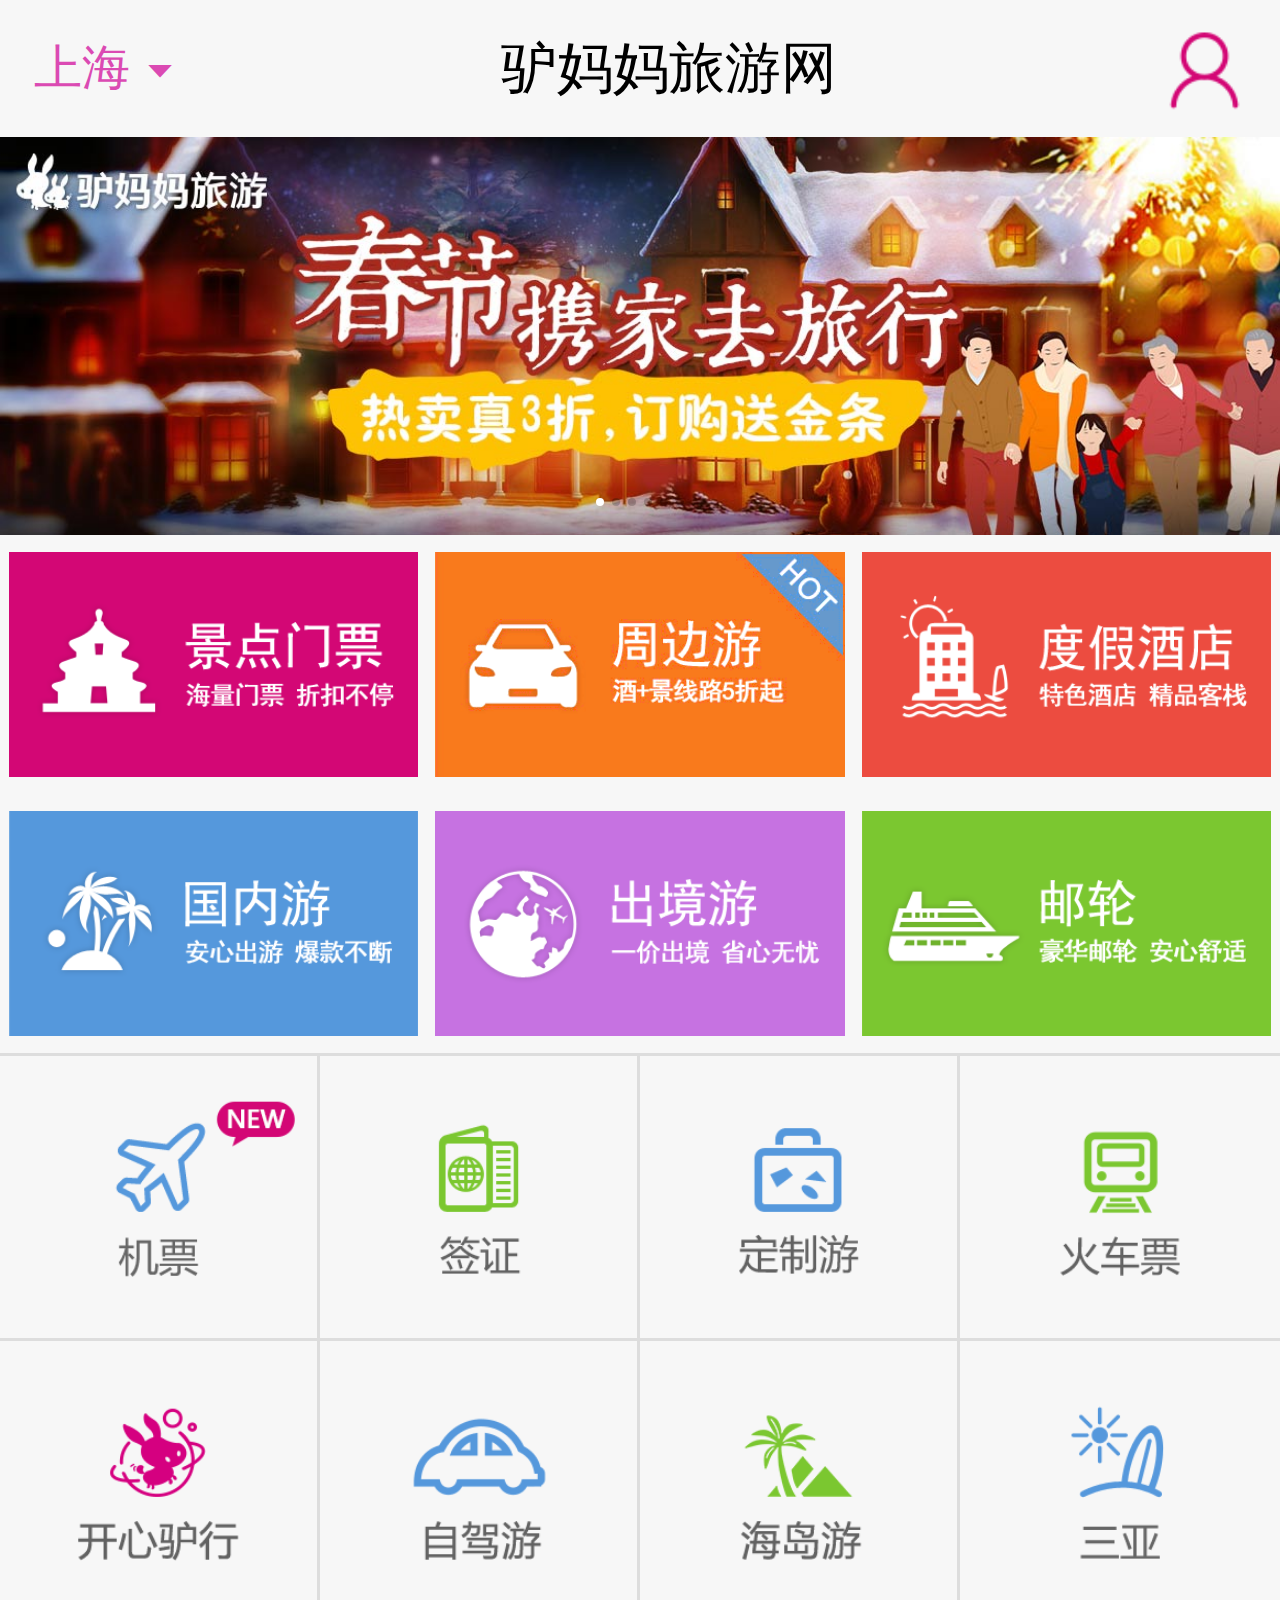
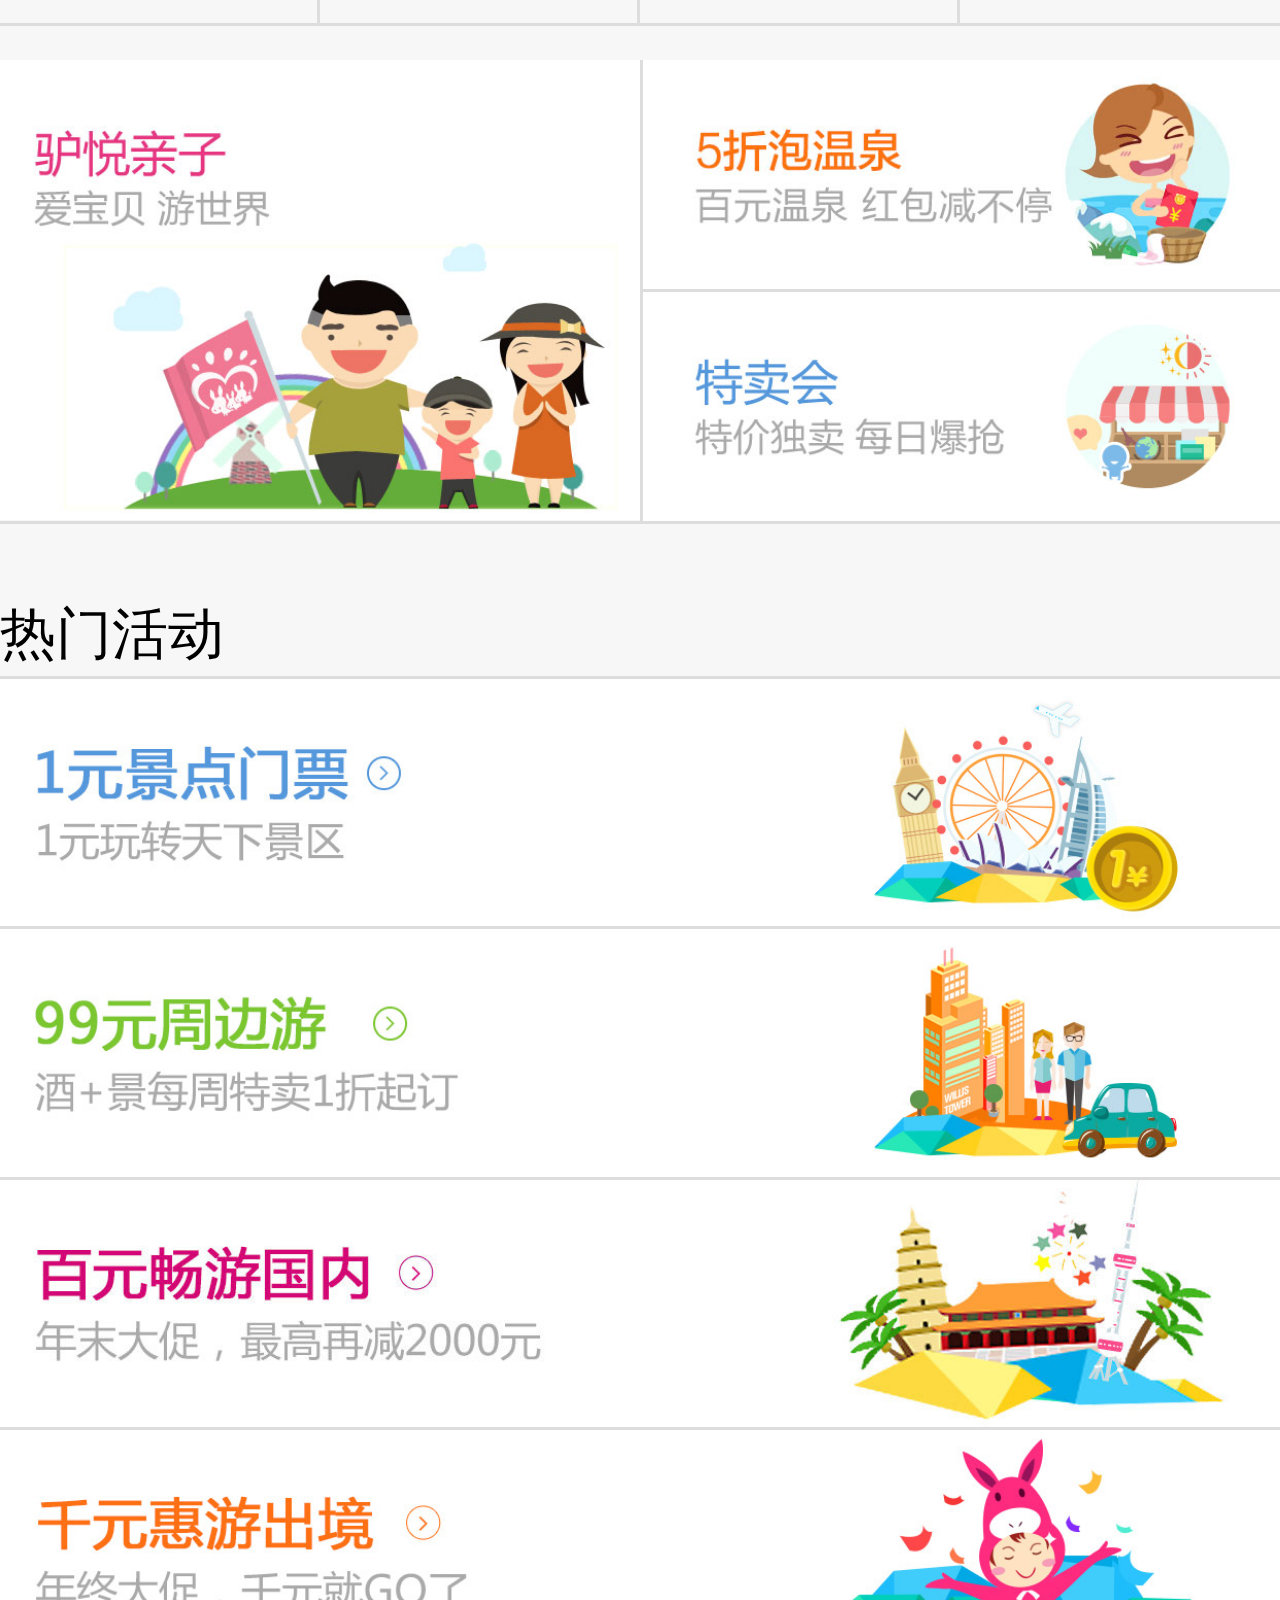
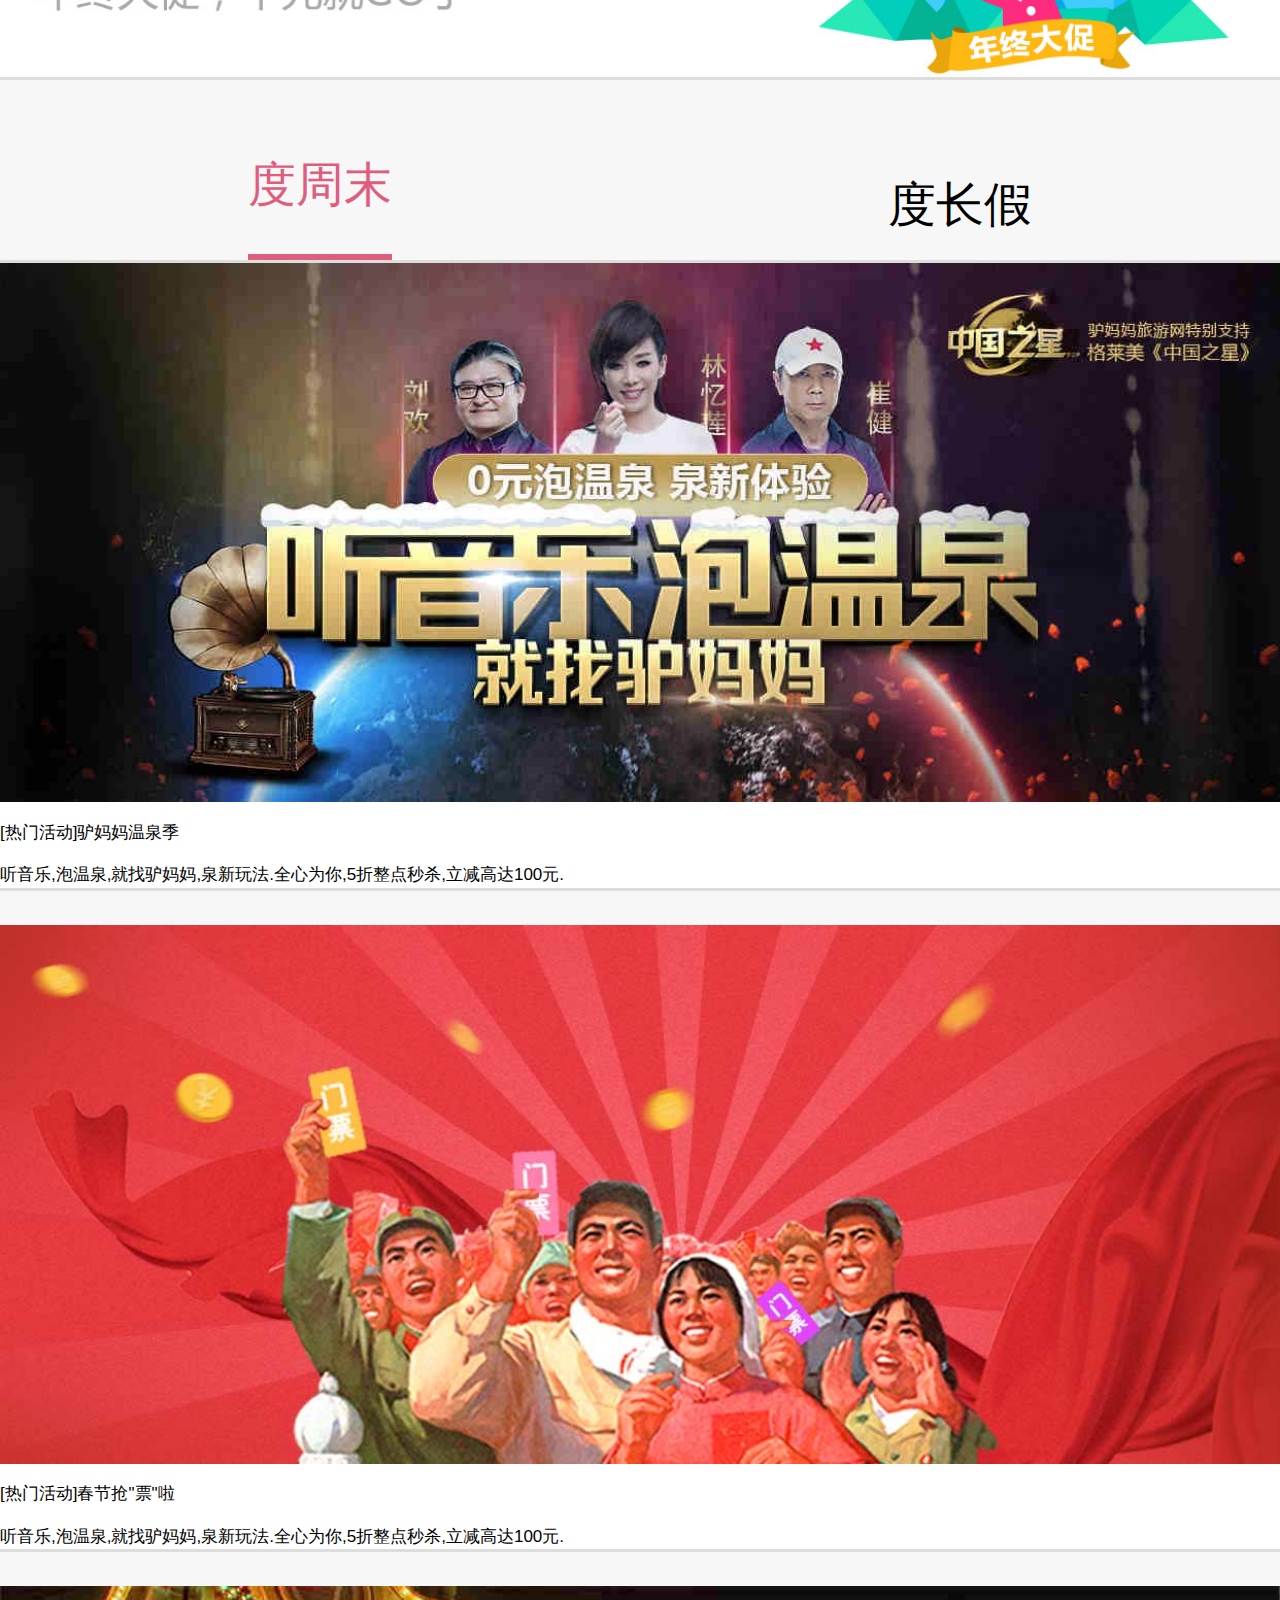
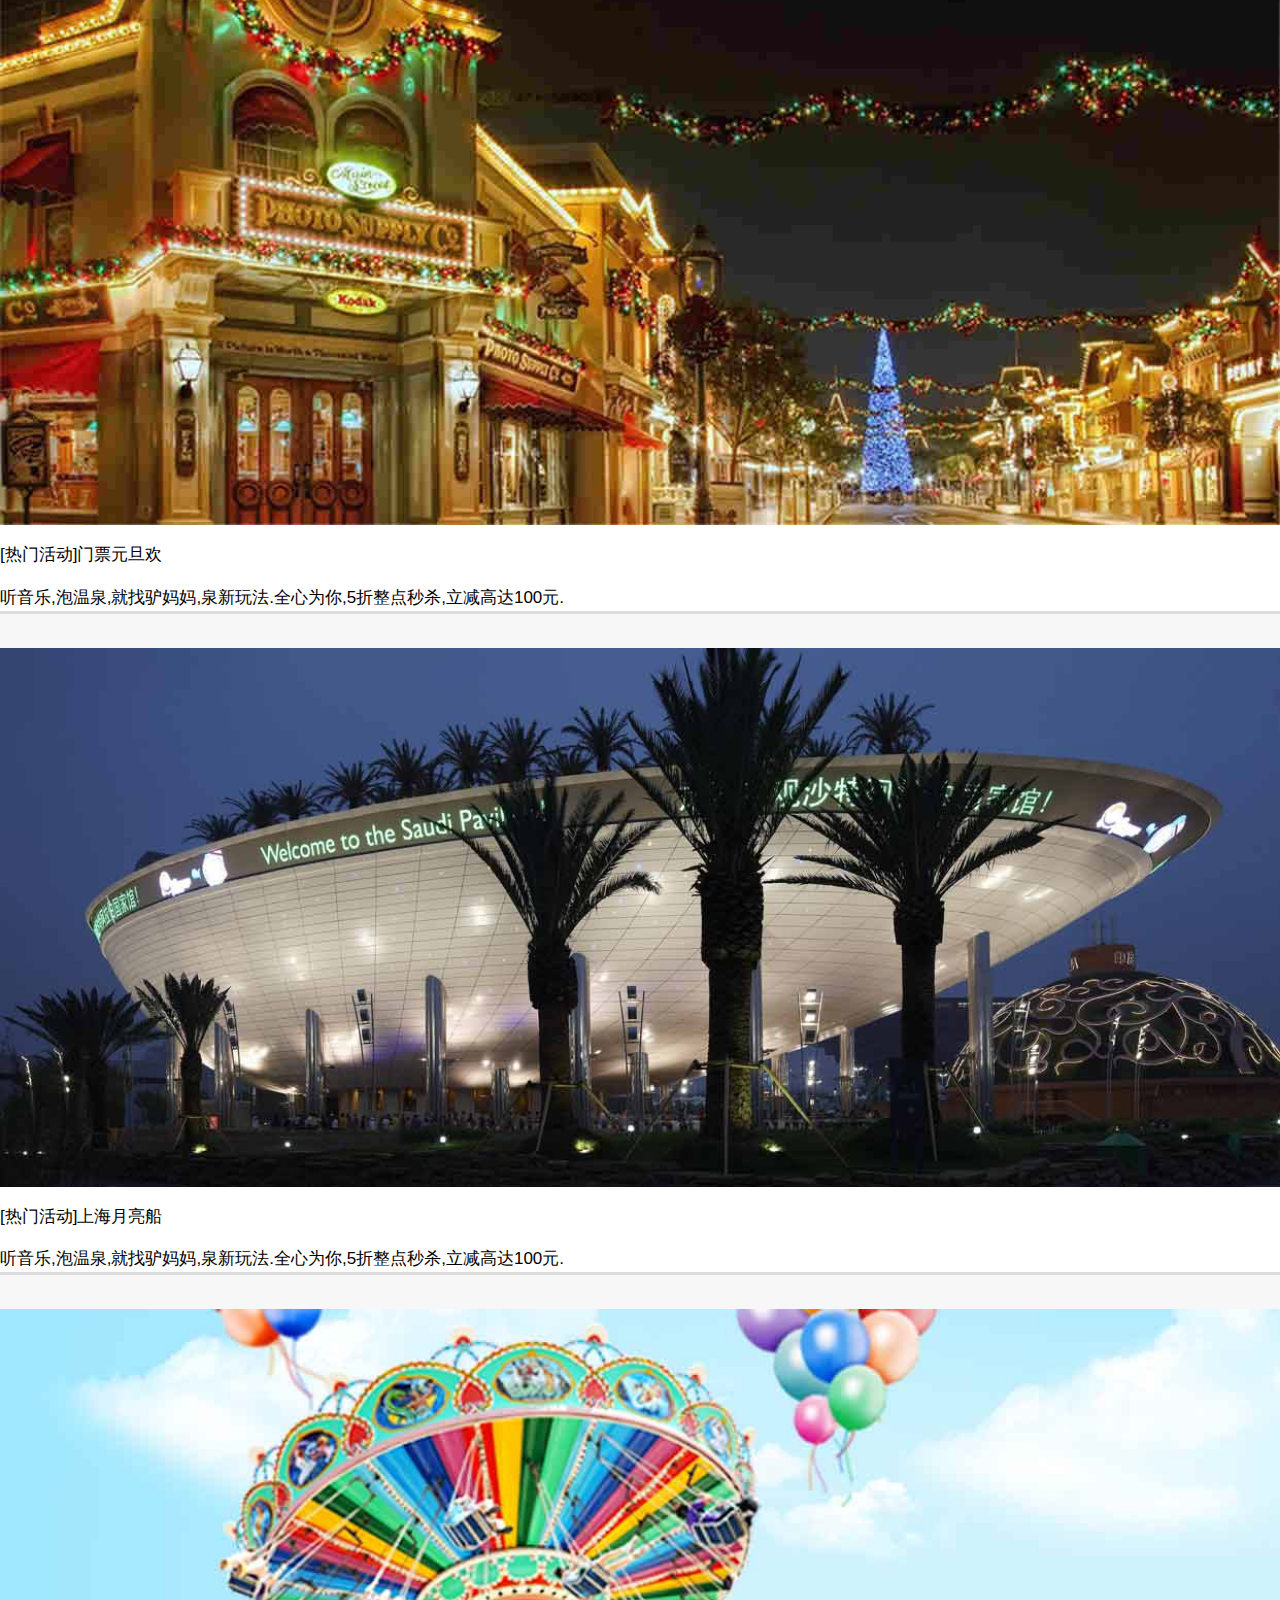
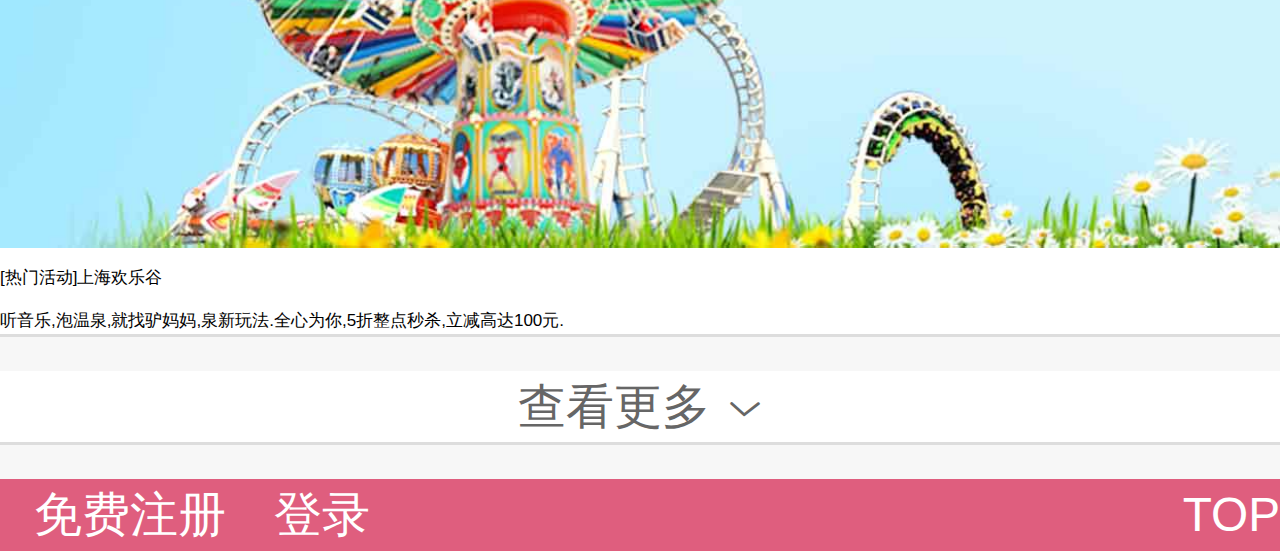
<file: index.html>
<!DOCTYPE html>
<html lang="en">

<head>
    <meta charset="UTF-8">
    <meta name="viewport"
        content="width=device-width, user-scalable=no, initial-scale=1.0, maximum-scale=1.0, minimum-scale=1.0">
    <meta http-equiv="X-UA-Compatible" content="ie=edge">
    <title>Document</title>
    <link rel="stylesheet" href="./lib/swiper/css/swiper.css">
    <link rel="stylesheet" href="./font/iconfont.css">
    <link rel="stylesheet" href="./less/index.css">
</head>

<body>
    <header id="header">
        <div class="left">
            <a href="#">上海
                <i class="iconfont icon-xiajiantou"></i>
            </a>
        </div>
        <div class="center">
            <h3>驴妈妈旅游网</h3>
        </div>
        <div class="right">
            <a href="#"><img src="./icon/my.png" alt=""></a>
        </div>
    </header>

    <section id="slide">
        <div class="swiper-container">
            <div class="swiper-wrapper">
                <div class="swiper-slide">
                    <img src="./img/banner1.jpg" alt="">
                </div>
                <div class="swiper-slide">
                    <img src="./img/banner2.jpg" alt="">
                </div>
                <div class="swiper-slide">
                    <img src="./img/banner3.jpg" alt="">
                </div>
                <div class="swiper-slide">
                    <img src="./img/banner4.jpg" alt="">
                </div>
                <div class="swiper-slide">
                    <img src="./img/banner5.jpg" alt="">
                </div>
                <div class="swiper-slide">
                    <img src="./img/banner6.jpg" alt="">
                </div>
            </div>
            <div class="swiper-pagination"></div>
        </div>
    </section>

    <nav id="nav">
        <ul>
            <li>
                <a href="#">
                    <img src="./icon/nav1.png" alt="">
                </a>
            </li>
            <li>
                <a href="#">
                    <img src="./icon/nav2.png" alt="">
                </a>
            </li>
            <li>
                <a href="#">
                    <img src="./icon/nav3.png" alt="">
                </a>
            </li>
            <li>
                <a href="#">
                    <img src="./icon/nav4.png" alt="">
                </a>
            </li>
            <li>
                <a href="#">
                    <img src="./icon/nav5.png" alt="">
                </a>
            </li>
            <li>
                <a href="#">
                    <img src="./icon/nav6.png" alt="">
                </a>
            </li>
        </ul>
    </nav>

    <section id="menu">

        <ul>
            <li class="br bt">
                <a href="#">
                    <img src="./icon/j1.png" alt="">
                </a>
            </li>
            <li class="br bt">
                <a href="#">
                    <img src="./icon/j2.png" alt="">
                </a>
            </li>
            <li class="br bt">
                <a href="#">
                    <img src="./icon/j3.png" alt="">
                </a>
            </li>
            <li class="bt">
                <a href="#">
                    <img src="./icon/j4.png" alt="">
                </a>
            </li>
            <li class="bt br bb">
                <a href="#">
                    <img src="./icon/j5.png" alt="">
                </a>
            </li>
            <li class="bt br bb">
                <a href="#">
                    <img src="./icon/j6.png" alt="">
                </a>
            </li>
            <li class="bt br bb">
                <a href="#">
                    <img src="./icon/j7.png" alt="">
                </a>
            </li>
            <li class="bt bb">
                <a href="#">
                    <img src="./icon/j8.png" alt="">
                </a>
            </li>
        </ul>
    </section>

    <section id="lvY">
        <div class="content bb">
            <div class="left">
                <a href="#">
                    <img src="./img/t1.jpg" alt="">
                </a>
            </div>
            <div class="right bl">
                <a href="#" class="bb">
                    <img src="./img/t2.jpg" alt="">
                </a>
                <a href="#">
                    <img src="./img/t3.jpg" alt="">
                </a>
            </div>
        </div>
    </section>

    <section id="hot">
        <div class="title">
            <h3>热门活动</h3>
        </div>
        <div class="hot-img bt bb">
            <a href="#">
                <img src="./img/r1.jpg" alt="">
            </a>
        </div>
        <div class="hot-img">
            <a href="#">
                <img src="./img/r2.jpg" alt="">
            </a>
        </div>
        <div class="hot-img bt bb">
            <a href="#">
                <img src="./img/r3.jpg" alt="">
            </a>
        </div>
        <div class="hot-img bb">
            <a href="#">
                <img src="./img/r4.jpg" alt="">
            </a>
        </div>
    </section>

    <main id="main">
        <div class="tit bb">
            <span>度周末</span>
            <span>度长假</span>
        </div>
        <div class="tab bb">
            <img src="./img/zm1.jpg" alt="">
            <span>[热门活动]驴妈妈温泉季</span>
            <span>听音乐,泡温泉,就找驴妈妈,泉新玩法.全心为你,5折整点秒杀,立减高达100元.</span>
        </div>
        <div class="tab bb">
            <img src="./img/zm2.jpg" alt="">
            <span>[热门活动]春节抢"票"啦</span>
            <span>听音乐,泡温泉,就找驴妈妈,泉新玩法.全心为你,5折整点秒杀,立减高达100元.</span>
        </div>
        <div class="tab bb">
            <img src="./img/zm3.jpg" alt="">
            <span>[热门活动]门票元旦欢</span>
            <span>听音乐,泡温泉,就找驴妈妈,泉新玩法.全心为你,5折整点秒杀,立减高达100元.</span>
        </div>
        <div class="tab bb">
            <img src="./img/zm4.jpg" alt="">
            <span>[热门活动]上海月亮船</span>
            <span>听音乐,泡温泉,就找驴妈妈,泉新玩法.全心为你,5折整点秒杀,立减高达100元.</span>
        </div>
        <div class="tab bb">
            <img src="./img/zm5.jpg" alt="">
            <span>[热门活动]上海欢乐谷</span>
            <span>听音乐,泡温泉,就找驴妈妈,泉新玩法.全心为你,5折整点秒杀,立减高达100元.</span>
        </div>
        <div class="main-bottom bb">
            <a href="#">查看更多<i class="iconfont icon-jiantou9"></i></a>
        </div>
    </main>

    <footer id="footer">
        <div>
            <a href="#">免费注册</a>
            <a href="#">登录</a>
        </div>
        <div>
            <a href="#">TOP</a>
        </div>
    </footer>

    <script src="./lib/swiper/js/swiper.js"></script>
    <script src="js/index.js"></script>
</body>

</html>
</file>
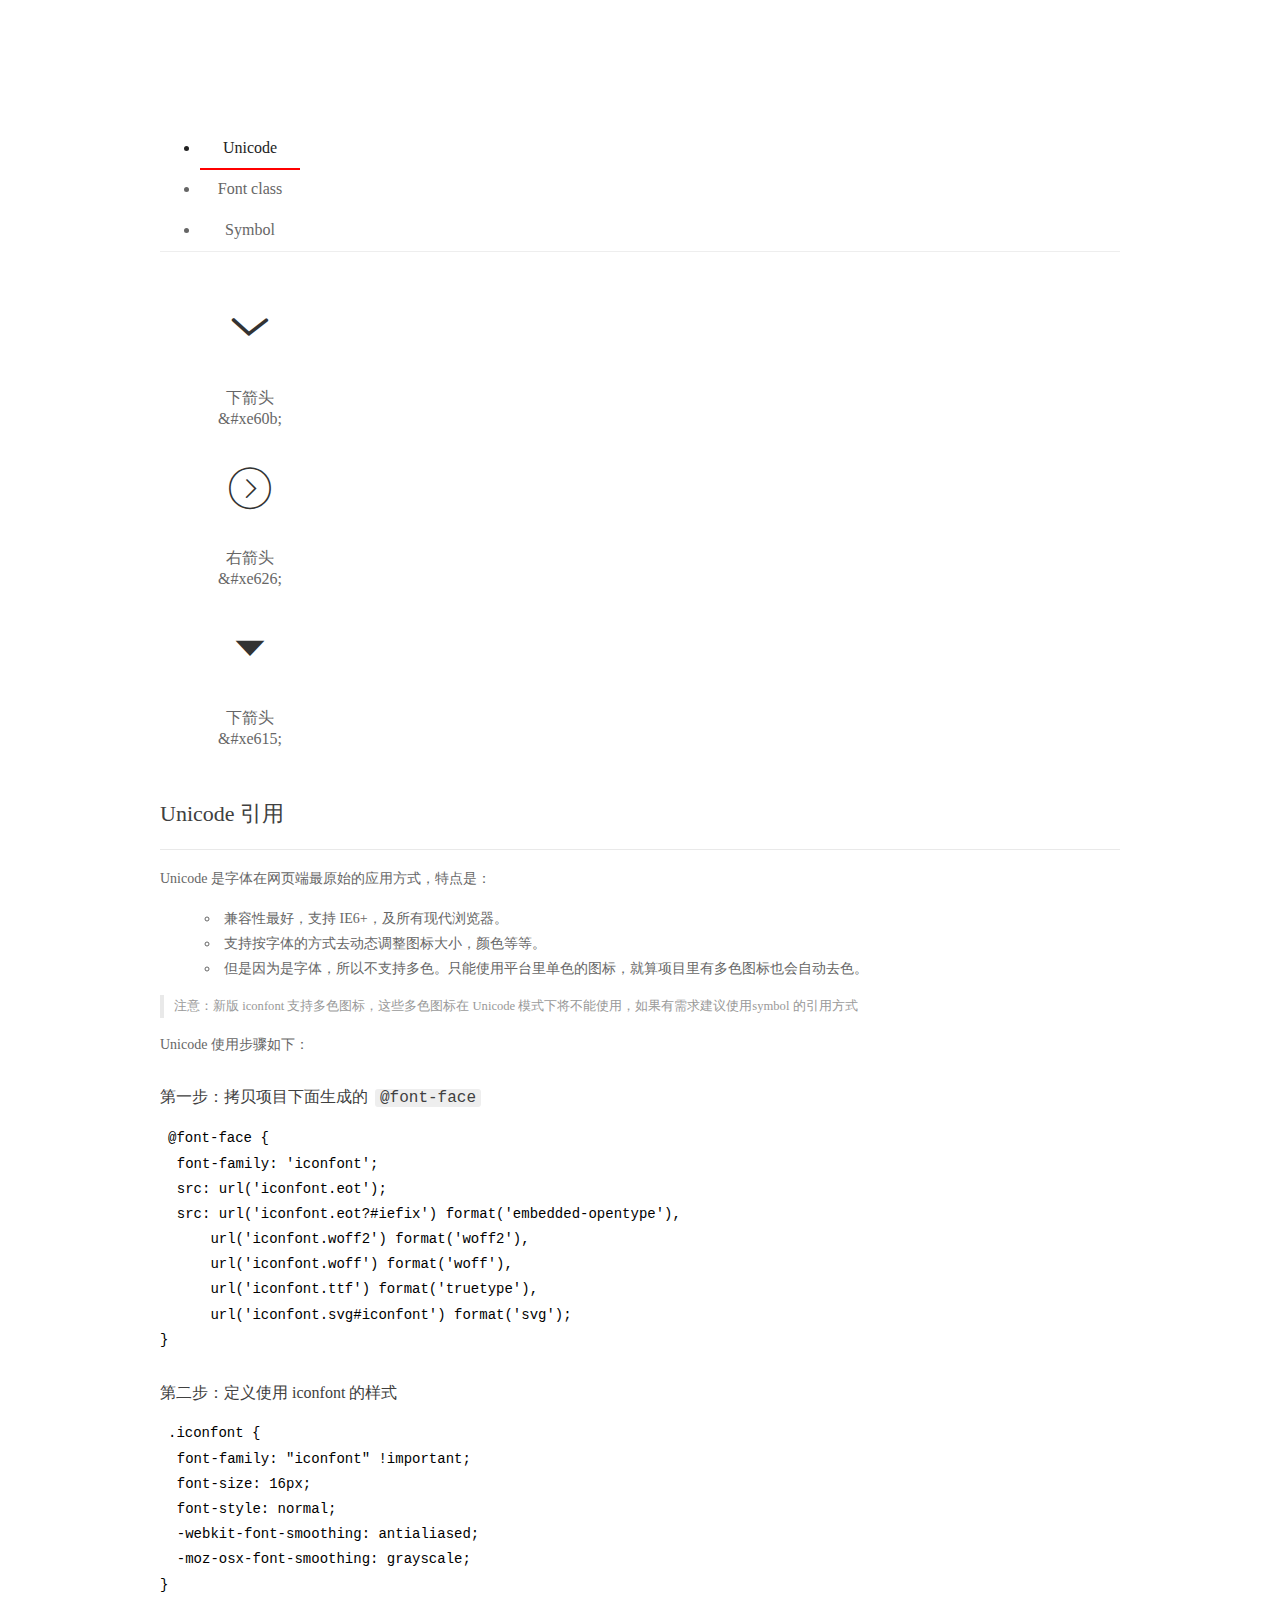
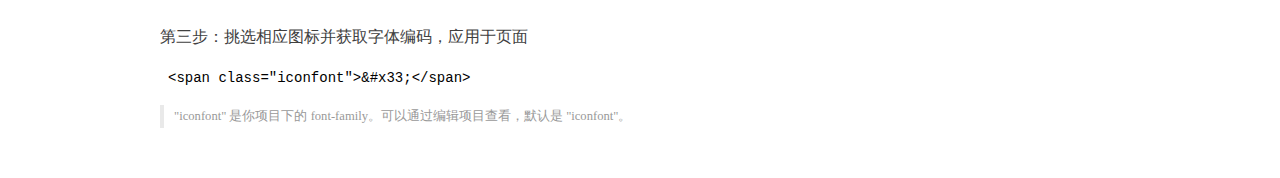
<file: font/demo_index.html>
<!DOCTYPE html>
<html>
<head>
  <meta charset="utf-8"/>
  <title>IconFont Demo</title>
  <link rel="shortcut icon" href="https://gtms04.alicdn.com/tps/i4/TB1_oz6GVXXXXaFXpXXJDFnIXXX-64-64.ico" type="image/x-icon"/>
  <link rel="stylesheet" href="https://g.alicdn.com/thx/cube/1.3.2/cube.min.css">
  <link rel="stylesheet" href="demo.css">
  <link rel="stylesheet" href="iconfont.css">
  <script src="iconfont.js"></script>
  <!-- jQuery -->
  <script src="https://a1.alicdn.com/oss/uploads/2018/12/26/7bfddb60-08e8-11e9-9b04-53e73bb6408b.js"></script>
  <!-- 代码高亮 -->
  <script src="https://a1.alicdn.com/oss/uploads/2018/12/26/a3f714d0-08e6-11e9-8a15-ebf944d7534c.js"></script>
</head>
<body>
  <div class="main">
    <h1 class="logo"><a href="https://www.iconfont.cn/" title="iconfont 首页" target="_blank">&#xe86b;</a></h1>
    <div class="nav-tabs">
      <ul id="tabs" class="dib-box">
        <li class="dib active"><span>Unicode</span></li>
        <li class="dib"><span>Font class</span></li>
        <li class="dib"><span>Symbol</span></li>
      </ul>
      
    </div>
    <div class="tab-container">
      <div class="content unicode" style="display: block;">
          <ul class="icon_lists dib-box">
          
            <li class="dib">
              <span class="icon iconfont">&#xe60b;</span>
                <div class="name">下箭头</div>
                <div class="code-name">&amp;#xe60b;</div>
              </li>
          
            <li class="dib">
              <span class="icon iconfont">&#xe626;</span>
                <div class="name">右箭头</div>
                <div class="code-name">&amp;#xe626;</div>
              </li>
          
            <li class="dib">
              <span class="icon iconfont">&#xe615;</span>
                <div class="name">下箭头</div>
                <div class="code-name">&amp;#xe615;</div>
              </li>
          
          </ul>
          <div class="article markdown">
          <h2 id="unicode-">Unicode 引用</h2>
          <hr>

          <p>Unicode 是字体在网页端最原始的应用方式，特点是：</p>
          <ul>
            <li>兼容性最好，支持 IE6+，及所有现代浏览器。</li>
            <li>支持按字体的方式去动态调整图标大小，颜色等等。</li>
            <li>但是因为是字体，所以不支持多色。只能使用平台里单色的图标，就算项目里有多色图标也会自动去色。</li>
          </ul>
          <blockquote>
            <p>注意：新版 iconfont 支持多色图标，这些多色图标在 Unicode 模式下将不能使用，如果有需求建议使用symbol 的引用方式</p>
          </blockquote>
          <p>Unicode 使用步骤如下：</p>
          <h3 id="-font-face">第一步：拷贝项目下面生成的 <code>@font-face</code></h3>
<pre><code class="language-css"
>@font-face {
  font-family: 'iconfont';
  src: url('iconfont.eot');
  src: url('iconfont.eot?#iefix') format('embedded-opentype'),
      url('iconfont.woff2') format('woff2'),
      url('iconfont.woff') format('woff'),
      url('iconfont.ttf') format('truetype'),
      url('iconfont.svg#iconfont') format('svg');
}
</code></pre>
          <h3 id="-iconfont-">第二步：定义使用 iconfont 的样式</h3>
<pre><code class="language-css"
>.iconfont {
  font-family: "iconfont" !important;
  font-size: 16px;
  font-style: normal;
  -webkit-font-smoothing: antialiased;
  -moz-osx-font-smoothing: grayscale;
}
</code></pre>
          <h3 id="-">第三步：挑选相应图标并获取字体编码，应用于页面</h3>
<pre>
<code class="language-html"
>&lt;span class="iconfont"&gt;&amp;#x33;&lt;/span&gt;
</code></pre>
          <blockquote>
            <p>"iconfont" 是你项目下的 font-family。可以通过编辑项目查看，默认是 "iconfont"。</p>
          </blockquote>
          </div>
      </div>
      <div class="content font-class">
        <ul class="icon_lists dib-box">
          
          <li class="dib">
            <span class="icon iconfont icon-jiantou9"></span>
            <div class="name">
              下箭头
            </div>
            <div class="code-name">.icon-jiantou9
            </div>
          </li>
          
          <li class="dib">
            <span class="icon iconfont icon-rightarrow"></span>
            <div class="name">
              右箭头
            </div>
            <div class="code-name">.icon-rightarrow
            </div>
          </li>
          
          <li class="dib">
            <span class="icon iconfont icon-xiajiantou"></span>
            <div class="name">
              下箭头
            </div>
            <div class="code-name">.icon-xiajiantou
            </div>
          </li>
          
        </ul>
        <div class="article markdown">
        <h2 id="font-class-">font-class 引用</h2>
        <hr>

        <p>font-class 是 Unicode 使用方式的一种变种，主要是解决 Unicode 书写不直观，语意不明确的问题。</p>
        <p>与 Unicode 使用方式相比，具有如下特点：</p>
        <ul>
          <li>兼容性良好，支持 IE8+，及所有现代浏览器。</li>
          <li>相比于 Unicode 语意明确，书写更直观。可以很容易分辨这个 icon 是什么。</li>
          <li>因为使用 class 来定义图标，所以当要替换图标时，只需要修改 class 里面的 Unicode 引用。</li>
          <li>不过因为本质上还是使用的字体，所以多色图标还是不支持的。</li>
        </ul>
        <p>使用步骤如下：</p>
        <h3 id="-fontclass-">第一步：引入项目下面生成的 fontclass 代码：</h3>
<pre><code class="language-html">&lt;link rel="stylesheet" href="./iconfont.css"&gt;
</code></pre>
        <h3 id="-">第二步：挑选相应图标并获取类名，应用于页面：</h3>
<pre><code class="language-html">&lt;span class="iconfont icon-xxx"&gt;&lt;/span&gt;
</code></pre>
        <blockquote>
          <p>"
            iconfont" 是你项目下的 font-family。可以通过编辑项目查看，默认是 "iconfont"。</p>
        </blockquote>
      </div>
      </div>
      <div class="content symbol">
          <ul class="icon_lists dib-box">
          
            <li class="dib">
                <svg class="icon svg-icon" aria-hidden="true">
                  <use xlink:href="#icon-jiantou9"></use>
                </svg>
                <div class="name">下箭头</div>
                <div class="code-name">#icon-jiantou9</div>
            </li>
          
            <li class="dib">
                <svg class="icon svg-icon" aria-hidden="true">
                  <use xlink:href="#icon-rightarrow"></use>
                </svg>
                <div class="name">右箭头</div>
                <div class="code-name">#icon-rightarrow</div>
            </li>
          
            <li class="dib">
                <svg class="icon svg-icon" aria-hidden="true">
                  <use xlink:href="#icon-xiajiantou"></use>
                </svg>
                <div class="name">下箭头</div>
                <div class="code-name">#icon-xiajiantou</div>
            </li>
          
          </ul>
          <div class="article markdown">
          <h2 id="symbol-">Symbol 引用</h2>
          <hr>

          <p>这是一种全新的使用方式，应该说这才是未来的主流，也是平台目前推荐的用法。相关介绍可以参考这篇<a href="">文章</a>
            这种用法其实是做了一个 SVG 的集合，与另外两种相比具有如下特点：</p>
          <ul>
            <li>支持多色图标了，不再受单色限制。</li>
            <li>通过一些技巧，支持像字体那样，通过 <code>font-size</code>, <code>color</code> 来调整样式。</li>
            <li>兼容性较差，支持 IE9+，及现代浏览器。</li>
            <li>浏览器渲染 SVG 的性能一般，还不如 png。</li>
          </ul>
          <p>使用步骤如下：</p>
          <h3 id="-symbol-">第一步：引入项目下面生成的 symbol 代码：</h3>
<pre><code class="language-html">&lt;script src="./iconfont.js"&gt;&lt;/script&gt;
</code></pre>
          <h3 id="-css-">第二步：加入通用 CSS 代码（引入一次就行）：</h3>
<pre><code class="language-html">&lt;style&gt;
.icon {
  width: 1em;
  height: 1em;
  vertical-align: -0.15em;
  fill: currentColor;
  overflow: hidden;
}
&lt;/style&gt;
</code></pre>
          <h3 id="-">第三步：挑选相应图标并获取类名，应用于页面：</h3>
<pre><code class="language-html">&lt;svg class="icon" aria-hidden="true"&gt;
  &lt;use xlink:href="#icon-xxx"&gt;&lt;/use&gt;
&lt;/svg&gt;
</code></pre>
          </div>
      </div>

    </div>
  </div>
  <script>
  $(document).ready(function () {
      $('.tab-container .content:first').show()

      $('#tabs li').click(function (e) {
        var tabContent = $('.tab-container .content')
        var index = $(this).index()

        if ($(this).hasClass('active')) {
          return
        } else {
          $('#tabs li').removeClass('active')
          $(this).addClass('active')

          tabContent.hide().eq(index).fadeIn()
        }
      })
    })
  </script>
</body>
</html>
</file>
<file: font/iconfont.css>
@font-face {font-family: "iconfont";
  src: url('iconfont.eot?t=1551336980411'); /* IE9 */
  src: url('iconfont.eot?t=1551336980411#iefix') format('embedded-opentype'), /* IE6-IE8 */
  url('[data-uri]') format('woff2'),
  url('iconfont.woff?t=1551336980411') format('woff'),
  url('iconfont.ttf?t=1551336980411') format('truetype'), /* chrome, firefox, opera, Safari, Android, iOS 4.2+ */
  url('iconfont.svg?t=1551336980411#iconfont') format('svg'); /* iOS 4.1- */
}

.iconfont {
  font-family: "iconfont" !important;
  font-size: 16px;
  font-style: normal;
  -webkit-font-smoothing: antialiased;
  -moz-osx-font-smoothing: grayscale;
}

.icon-jiantou9:before {
  content: "\e60b";
}

.icon-rightarrow:before {
  content: "\e626";
}

.icon-xiajiantou:before {
  content: "\e615";
}
</file>
<file: less/index.css>
* {
  margin: 0;
  padding: 0;
  box-sizing: border-box;
  -webkit-tap-highlight-color: transparent;
  -webkit-text-size-adjust: none;
  -webkit-font-smoothing: antialiased;
}
html {
  font-size: 26.6667vw;
}
body {
  font-size: 0.14rem;
  font-family: -apple-system, Helvetica, sans-serif;
  line-height: 1.5;
  background-color: #f7f7f7;
}
a {
  text-decoration: none;
  color: #666;
}
li {
  list-style: none;
}
input {
  border: 0;
  outline: none;
}
img {
  /* 解决图片底部3px间隙问题 */
  vertical-align: middle;
}
i {
  /* 去掉斜体 */
  font-style: normal;
}
.bt {
  border-top: 0.01rem solid #dddddd;
}
.bb {
  border-bottom: 0.01rem solid #dddddd;
}
.bl {
  border-left: 0.01rem solid #dddddd;
}
.br {
  border-right: 0.01rem solid #dddddd;
}
#header {
  width: 100%;
  top: 0;
  left: 0;
  display: flex;
}
#header .left {
  display: flex;
  justify-content: center;
  align-items: center;
}
#header .left a {
  margin-left: .1rem;
  color: #db4ab3;
}
#header .left a i {
  font-size: .1rem;
}
#header .center {
  flex: 1;
  display: flex;
  justify-content: center;
  align-items: center;
}
#header .center h3 {
  font-weight: normal;
}
#header .right a {
  display: block;
  text-align: center;
  line-height: 0.4rem;
}
#header .right a img {
  height: 0.25rem;
  width: 0.25rem;
  margin-right: .1rem;
}
#slide img {
  width: 100%;
}
#slide .swiper-pagination-bullet-active {
  background-color: #fff;
}
#nav ul {
  display: flex;
  flex-wrap: wrap;
}
#nav ul li {
  width: 33.33%;
}
#nav ul li a {
  display: flex;
  justify-content: center;
  align-items: center;
  padding: 0.05rem 0;
}
#nav ul li a img {
  width: 1.2rem;
}
#menu ul {
  display: flex;
  flex-wrap: wrap;
}
#menu ul li {
  width: 25%;
}
#menu ul li a {
  display: flex;
  flex-direction: column;
  justify-content: center;
  align-items: center;
  padding: 0.05rem 0;
}
#menu ul li a img {
  width: 1rem;
}
#lvY {
  margin-top: 0.1rem;
}
#lvY .content {
  display: flex;
}
#lvY .content .left {
  width: 50%;
}
#lvY .content .left a {
  display: block;
}
#lvY .content .left a img {
  width: 100%;
}
#lvY .content .right {
  width: 50%;
}
#lvY .content .right a {
  display: block;
}
#lvY .content .right a img {
  width: 100%;
}
#hot .title h3 {
  font-weight: normal;
  margin-top: 0.2rem;
}
#hot .hot-img a {
  display: block;
  width: 100%;
}
#hot .hot-img a img {
  width: 100%;
}
#main {
  margin-top: 0.2rem;
}
#main .tit {
  display: flex;
  justify-content: space-around;
  align-items: center;
}
#main .tit span:first-child {
  display: block;
  color: #df5e7e;
  padding-bottom: 0.1rem;
  border-bottom: 0.02rem solid #df5e7e;
}
#main .tab {
  display: flex;
  flex-direction: column;
  margin-bottom: 0.1rem;
  background-color: #fff;
}
#main .tab img {
  width: 100%;
}
#main .tab span {
  margin-top: 0.05rem;
  font-size: 0.05rem;
}
#main .tab span:first-child {
  font-size: 0.03rem;
}
#main .main-bottom {
  background-color: #fff;
  display: flex;
  justify-content: center;
  align-items: center;
}
#main .main-bottom i {
  font-size: 0.1rem;
  margin-left: 0.05rem;
}
#footer {
  margin-top: 0.1rem;
  background-color: #df5e7e;
  display: flex;
  justify-content: space-between;
}
#footer div a {
  display: inline-block;
  margin-left: 0.1rem;
  color: #fff;
}
</file>
<file: font/demo.css>
/* Logo 字体 */
@font-face {
  font-family: "iconfont logo";
  src: url('https://at.alicdn.com/t/font_985780_km7mi63cihi.eot?t=1545807318834');
  src: url('https://at.alicdn.com/t/font_985780_km7mi63cihi.eot?t=1545807318834#iefix') format('embedded-opentype'),
    url('https://at.alicdn.com/t/font_985780_km7mi63cihi.woff?t=1545807318834') format('woff'),
    url('https://at.alicdn.com/t/font_985780_km7mi63cihi.ttf?t=1545807318834') format('truetype'),
    url('https://at.alicdn.com/t/font_985780_km7mi63cihi.svg?t=1545807318834#iconfont') format('svg');
}

.logo {
  font-family: "iconfont logo";
  font-size: 160px;
  font-style: normal;
  -webkit-font-smoothing: antialiased;
  -moz-osx-font-smoothing: grayscale;
}

/* tabs */
.nav-tabs {
  position: relative;
}

.nav-tabs .nav-more {
  position: absolute;
  right: 0;
  bottom: 0;
  height: 42px;
  line-height: 42px;
  color: #666;
}

#tabs {
  border-bottom: 1px solid #eee;
}

#tabs li {
  cursor: pointer;
  width: 100px;
  height: 40px;
  line-height: 40px;
  text-align: center;
  font-size: 16px;
  border-bottom: 2px solid transparent;
  position: relative;
  z-index: 1;
  margin-bottom: -1px;
  color: #666;
}


#tabs .active {
  border-bottom-color: #f00;
  color: #222;
}

.tab-container .content {
  display: none;
}

/* 页面布局 */
.main {
  padding: 30px 100px;
  width: 960px;
  margin: 0 auto;
}

.main .logo {
  color: #333;
  text-align: left;
  margin-bottom: 30px;
  line-height: 1;
  height: 110px;
  margin-top: -50px;
  overflow: hidden;
  *zoom: 1;
}

.main .logo a {
  font-size: 160px;
  color: #333;
}

.helps {
  margin-top: 40px;
}

.helps pre {
  padding: 20px;
  margin: 10px 0;
  border: solid 1px #e7e1cd;
  background-color: #fffdef;
  overflow: auto;
}

.icon_lists {
  width: 100% !important;
  overflow: hidden;
  *zoom: 1;
}

.icon_lists li {
  width: 100px;
  margin-bottom: 10px;
  margin-right: 20px;
  text-align: center;
  list-style: none !important;
  cursor: default;
}

.icon_lists li .code-name {
  line-height: 1.2;
}

.icon_lists .icon {
  display: block;
  height: 100px;
  line-height: 100px;
  font-size: 42px;
  margin: 10px auto;
  color: #333;
  -webkit-transition: font-size 0.25s linear, width 0.25s linear;
  -moz-transition: font-size 0.25s linear, width 0.25s linear;
  transition: font-size 0.25s linear, width 0.25s linear;
}

.icon_lists .icon:hover {
  font-size: 100px;
}

.icon_lists .svg-icon {
  /* 通过设置 font-size 来改变图标大小 */
  width: 1em;
  /* 图标和文字相邻时，垂直对齐 */
  vertical-align: -0.15em;
  /* 通过设置 color 来改变 SVG 的颜色/fill */
  fill: currentColor;
  /* path 和 stroke 溢出 viewBox 部分在 IE 下会显示
      normalize.css 中也包含这行 */
  overflow: hidden;
}

.icon_lists li .name,
.icon_lists li .code-name {
  color: #666;
}

/* markdown 样式 */
.markdown {
  color: #666;
  font-size: 14px;
  line-height: 1.8;
}

.highlight {
  line-height: 1.5;
}

.markdown img {
  vertical-align: middle;
  max-width: 100%;
}

.markdown h1 {
  color: #404040;
  font-weight: 500;
  line-height: 40px;
  margin-bottom: 24px;
}

.markdown h2,
.markdown h3,
.markdown h4,
.markdown h5,
.markdown h6 {
  color: #404040;
  margin: 1.6em 0 0.6em 0;
  font-weight: 500;
  clear: both;
}

.markdown h1 {
  font-size: 28px;
}

.markdown h2 {
  font-size: 22px;
}

.markdown h3 {
  font-size: 16px;
}

.markdown h4 {
  font-size: 14px;
}

.markdown h5 {
  font-size: 12px;
}

.markdown h6 {
  font-size: 12px;
}

.markdown hr {
  height: 1px;
  border: 0;
  background: #e9e9e9;
  margin: 16px 0;
  clear: both;
}

.markdown p {
  margin: 1em 0;
}

.markdown>p,
.markdown>blockquote,
.markdown>.highlight,
.markdown>ol,
.markdown>ul {
  width: 80%;
}

.markdown ul>li {
  list-style: circle;
}

.markdown>ul li,
.markdown blockquote ul>li {
  margin-left: 20px;
  padding-left: 4px;
}

.markdown>ul li p,
.markdown>ol li p {
  margin: 0.6em 0;
}

.markdown ol>li {
  list-style: decimal;
}

.markdown>ol li,
.markdown blockquote ol>li {
  margin-left: 20px;
  padding-left: 4px;
}

.markdown code {
  margin: 0 3px;
  padding: 0 5px;
  background: #eee;
  border-radius: 3px;
}

.markdown strong,
.markdown b {
  font-weight: 600;
}

.markdown>table {
  border-collapse: collapse;
  border-spacing: 0px;
  empty-cells: show;
  border: 1px solid #e9e9e9;
  width: 95%;
  margin-bottom: 24px;
}

.markdown>table th {
  white-space: nowrap;
  color: #333;
  font-weight: 600;
}

.markdown>table th,
.markdown>table td {
  border: 1px solid #e9e9e9;
  padding: 8px 16px;
  text-align: left;
}

.markdown>table th {
  background: #F7F7F7;
}

.markdown blockquote {
  font-size: 90%;
  color: #999;
  border-left: 4px solid #e9e9e9;
  padding-left: 0.8em;
  margin: 1em 0;
}

.markdown blockquote p {
  margin: 0;
}

.markdown .anchor {
  opacity: 0;
  transition: opacity 0.3s ease;
  margin-left: 8px;
}

.markdown .waiting {
  color: #ccc;
}

.markdown h1:hover .anchor,
.markdown h2:hover .anchor,
.markdown h3:hover .anchor,
.markdown h4:hover .anchor,
.markdown h5:hover .anchor,
.markdown h6:hover .anchor {
  opacity: 1;
  display: inline-block;
}

.markdown>br,
.markdown>p>br {
  clear: both;
}


.hljs {
  display: block;
  background: white;
  padding: 0.5em;
  color: #333333;
  overflow-x: auto;
}

.hljs-comment,
.hljs-meta {
  color: #969896;
}

.hljs-string,
.hljs-variable,
.hljs-template-variable,
.hljs-strong,
.hljs-emphasis,
.hljs-quote {
  color: #df5000;
}

.hljs-keyword,
.hljs-selector-tag,
.hljs-type {
  color: #a71d5d;
}

.hljs-literal,
.hljs-symbol,
.hljs-bullet,
.hljs-attribute {
  color: #0086b3;
}

.hljs-section,
.hljs-name {
  color: #63a35c;
}

.hljs-tag {
  color: #333333;
}

.hljs-title,
.hljs-attr,
.hljs-selector-id,
.hljs-selector-class,
.hljs-selector-attr,
.hljs-selector-pseudo {
  color: #795da3;
}

.hljs-addition {
  color: #55a532;
  background-color: #eaffea;
}

.hljs-deletion {
  color: #bd2c00;
  background-color: #ffecec;
}

.hljs-link {
  text-decoration: underline;
}

/* 代码高亮 */
/* PrismJS 1.15.0
https://prismjs.com/download.html#themes=prism&languages=markup+css+clike+javascript */
/**
 * prism.js default theme for JavaScript, CSS and HTML
 * Based on dabblet (http://dabblet.com)
 * @author Lea Verou
 */
code[class*="language-"],
pre[class*="language-"] {
  color: black;
  background: none;
  text-shadow: 0 1px white;
  font-family: Consolas, Monaco, 'Andale Mono', 'Ubuntu Mono', monospace;
  text-align: left;
  white-space: pre;
  word-spacing: normal;
  word-break: normal;
  word-wrap: normal;
  line-height: 1.5;

  -moz-tab-size: 4;
  -o-tab-size: 4;
  tab-size: 4;

  -webkit-hyphens: none;
  -moz-hyphens: none;
  -ms-hyphens: none;
  hyphens: none;
}

pre[class*="language-"]::-moz-selection,
pre[class*="language-"] ::-moz-selection,
code[class*="language-"]::-moz-selection,
code[class*="language-"] ::-moz-selection {
  text-shadow: none;
  background: #b3d4fc;
}

pre[class*="language-"]::selection,
pre[class*="language-"] ::selection,
code[class*="language-"]::selection,
code[class*="language-"] ::selection {
  text-shadow: none;
  background: #b3d4fc;
}

@media print {

  code[class*="language-"],
  pre[class*="language-"] {
    text-shadow: none;
  }
}

/* Code blocks */
pre[class*="language-"] {
  padding: 1em;
  margin: .5em 0;
  overflow: auto;
}

:not(pre)>code[class*="language-"],
pre[class*="language-"] {
  background: #f5f2f0;
}

/* Inline code */
:not(pre)>code[class*="language-"] {
  padding: .1em;
  border-radius: .3em;
  white-space: normal;
}

.token.comment,
.token.prolog,
.token.doctype,
.token.cdata {
  color: slategray;
}

.token.punctuation {
  color: #999;
}

.namespace {
  opacity: .7;
}

.token.property,
.token.tag,
.token.boolean,
.token.number,
.token.constant,
.token.symbol,
.token.deleted {
  color: #905;
}

.token.selector,
.token.attr-name,
.token.string,
.token.char,
.token.builtin,
.token.inserted {
  color: #690;
}

.token.operator,
.token.entity,
.token.url,
.language-css .token.string,
.style .token.string {
  color: #9a6e3a;
  background: hsla(0, 0%, 100%, .5);
}

.token.atrule,
.token.attr-value,
.token.keyword {
  color: #07a;
}

.token.function,
.token.class-name {
  color: #DD4A68;
}

.token.regex,
.token.important,
.token.variable {
  color: #e90;
}

.token.important,
.token.bold {
  font-weight: bold;
}

.token.italic {
  font-style: italic;
}

.token.entity {
  cursor: help;
}
</file>
